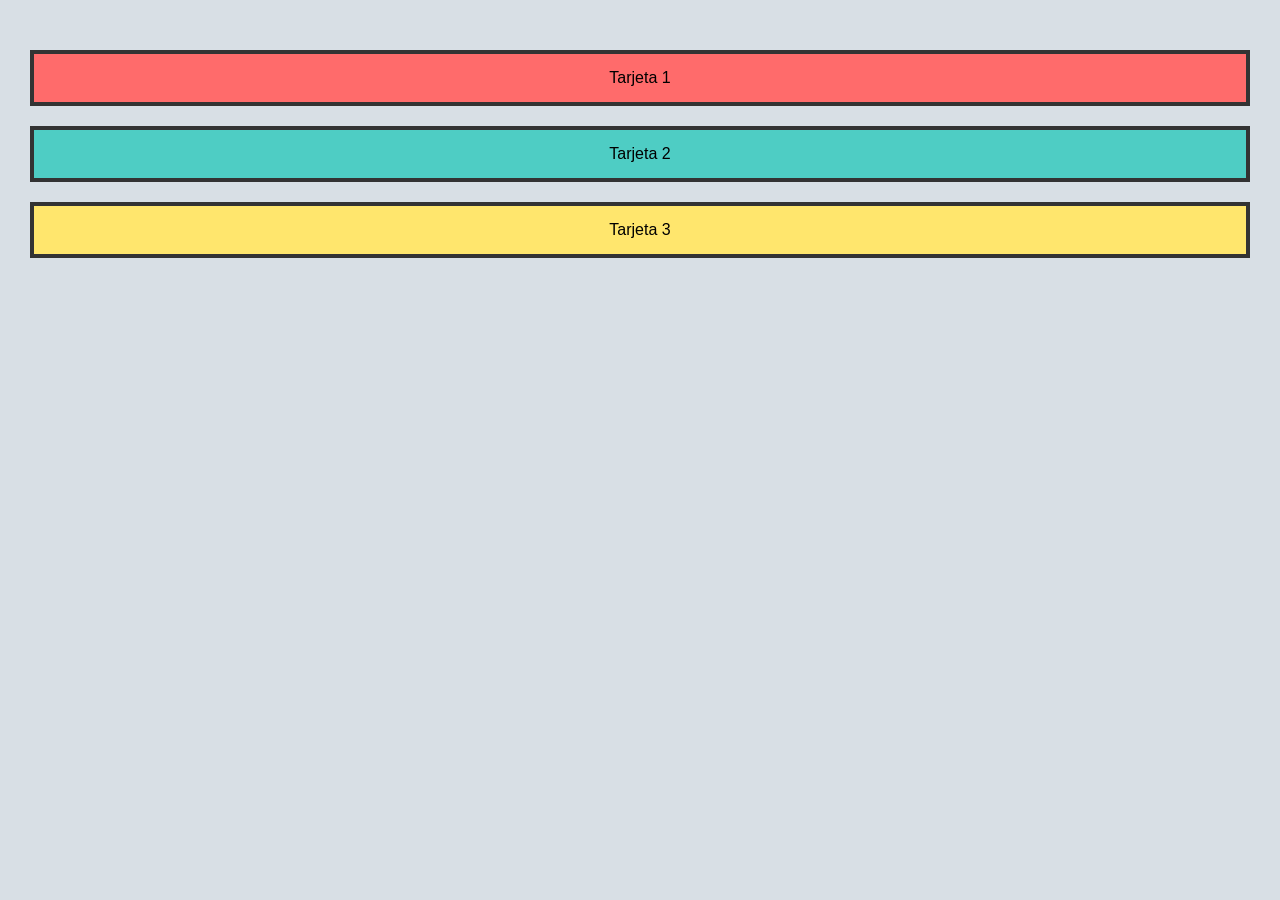
<file: tps/trabajo-practico-1/index.html>
<!DOCTYPE html>
<html lang="es">
<head>
    <meta charset="UTF-8">
    <meta name="viewport" content="width=device-width, initial-scale=1.0">
    <title>Trabajo Práctico - Tarjetas y Box Model</title>
    <link rel="stylesheet" href="styles.css">
</head>
<body>

    <section class="section-1">
        <div class="tarjeta tarjeta-1">
            <p>Tarjeta 1</p>
        </div>
        <div class="tarjeta tarjeta-2">
            <p>Tarjeta 2</p>
        </div>
        <div class="tarjeta tarjeta-3">
            <p>Tarjeta 3</p>
        </div>
    </section>

</body>
</html>
</file>
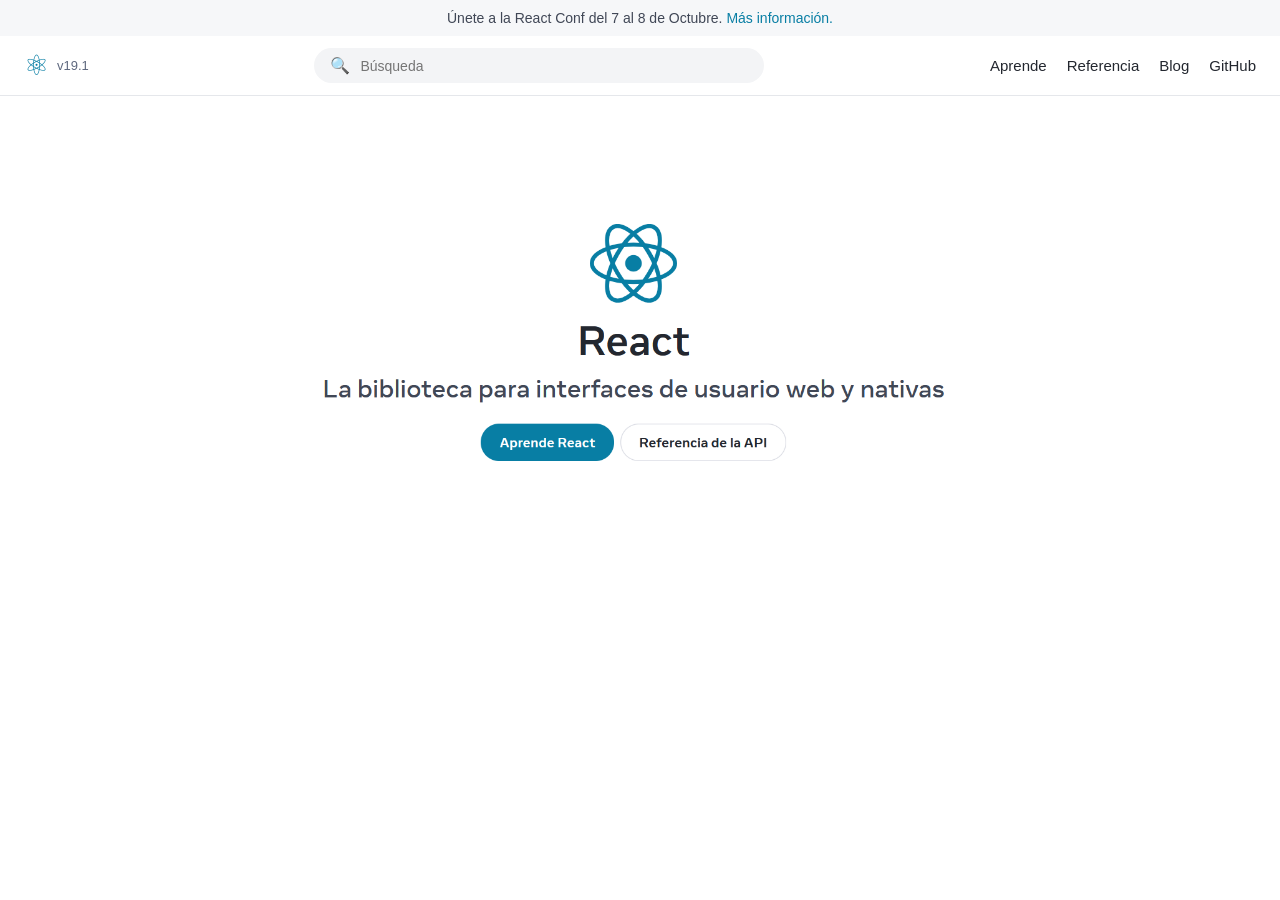
<file: tps/trabajo-practico-2/index.html>
<!DOCTYPE html>
<html lang="es">
<head>
  <meta charset="UTF-8">
  <meta name="viewport" content="width=device-width, initial-scale=1.0">
  <title>React - Réplica de Navbar</title>
  <link rel="stylesheet" href="styles.css">
</head>
<body>

  <div class="top-banner">
    <p>Únete a la React Conf del 7 al 8 de Octubre. <a href="https://react.dev" target="_blank" rel="noopener noreferrer">Más información.</a></p>
  </div>

  <header>
    <nav class="navbar">
      
      <div class="logo-container">
        <span class="logo-icon">⚛</span>
        <span class="logo-version">v19.1</span>
      </div>

      <div class="search-bar">
        <span class="search-icon">🔍</span>
        <input type="text" placeholder="Búsqueda" readonly>
      </div>

      <ul class="nav-links">
        <li><a href="#aprende">Aprende</a></li>
        <li><a href="#referencia">Referencia</a></li>
        <li><a href="https://react.dev/blog" target="_blank" rel="noopener noreferrer">Blog</a></li>
        <li><a href="https://github.com/facebook/react" target="_blank" rel="noopener noreferrer">GitHub</a></li>
      </ul>

    </nav>
  </header>

  <main class="hero">
    <img src="Imagen-React.png" alt="React Hero Section" class="hero-img">
  </main>

</body>
</html>
</file>
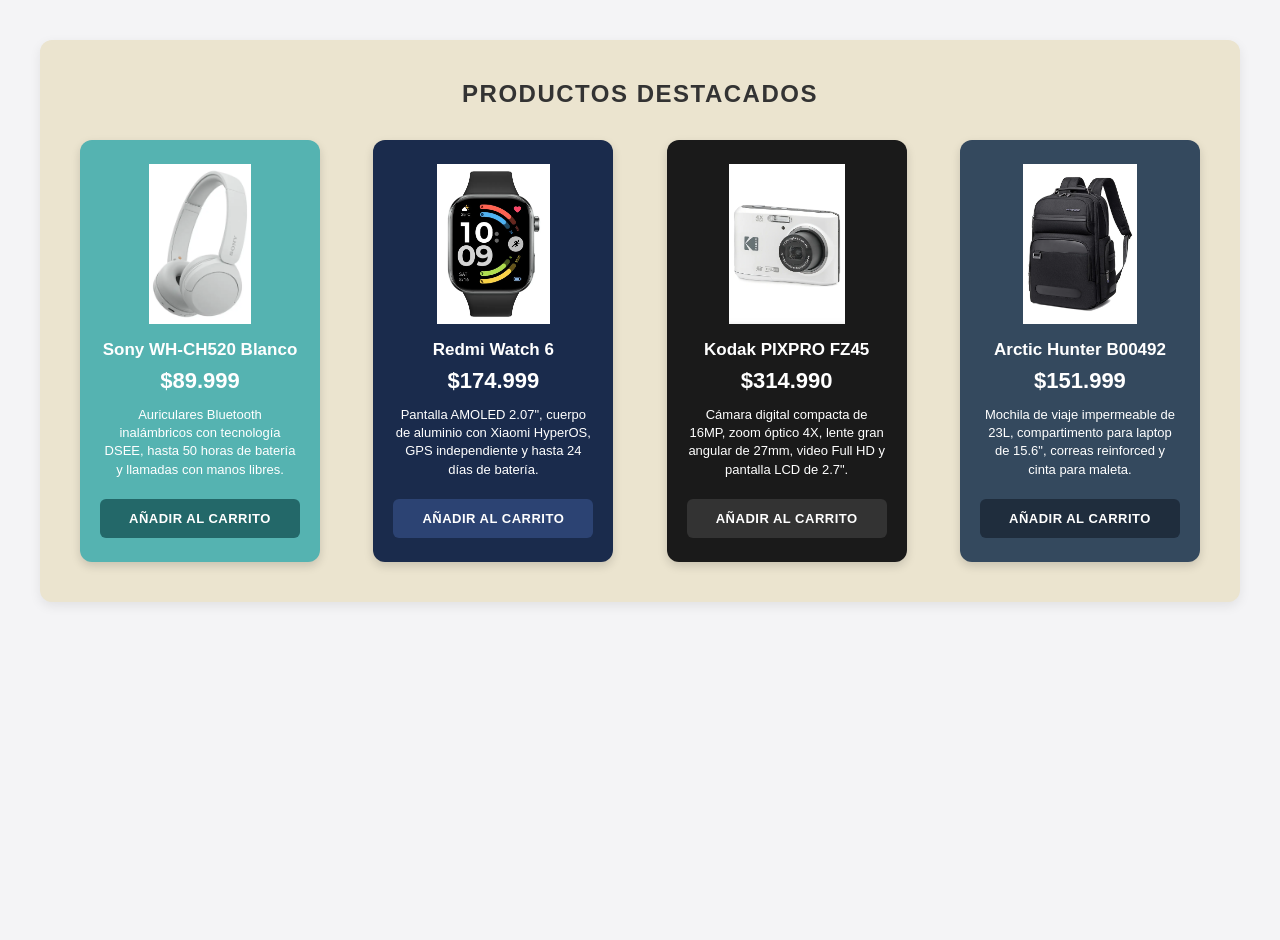
<file: tps/trabajo-practico-3/index.html>
<!DOCTYPE html>
<html lang="es">
<head>
  <meta charset="UTF-8">
  <meta name="viewport" content="width=device-width, initial-scale=1.0">
  <title>E-SHOP - Productos Destacados</title>
  <link rel="stylesheet" href="styles.css">
</head>
<body>

  <!-- Contenedor principal que envuelve todo el catálogo -->
  <main class="main-container">
    <!-- Encabezado o título principal de la sección -->
    <h1 class="section-title">PRODUCTOS DESTACADOS</h1>
    
    <!-- Contenedor Flexbox para estructurar las tarjetas -->
    <div class="products-flex">
      
      <!-- Comentario informativo de la tarjeta 1 -->
      <!-- Tarjeta 1: Auriculares Sony WH-CH520 -->
      <!-- Tarjeta individual con estilo turquesa -->
      <article class="product-card card-turquoise">
        <!-- Contenedor para la imagen del producto -->
        <div class="card-image-container">
          <!-- Imagen de los auriculares con texto alternativo -->
          <img src="auriculares_sony.png" alt="Auriculares Sony WH-CH520 Blanco" class="product-image">
        <!-- Cierre del contenedor de la imagen -->
        </div>
        <!-- Título o nombre del producto -->
        <h2 class="product-title">Sony WH-CH520 Blanco</h2>
        
        <!-- Muestra el precio del producto -->
        <div class="product-price">$89.999</div>
        
        <!-- Párrafo con la descripción detallada -->
        <p class="product-description">
          <!-- Texto descriptivo del producto -->
          Auriculares Bluetooth inalámbricos con tecnología DSEE, hasta 50 horas de batería y llamadas con manos libres.
        <!-- Cierre del párrafo descriptivo -->
        </p>
        
        <!-- Botón interactivo de compra -->
        <button class="add-to-cart-btn">AÑADIR AL CARRITO</button>
      <!-- Cierre de la tarjeta 1 -->
      </article>

      <!-- Comentario informativo de la tarjeta 2 -->
      <!-- Tarjeta 2: Redmi Watch 6 -->
      <!-- Tarjeta individual con estilo azul marino -->
      <article class="product-card card-navy">
        <!-- Contenedor para la imagen del producto -->
        <div class="card-image-container">
          <!-- Imagen del reloj inteligente -->
          <img src="redmi_watch_6.png" alt="Smartwatch Redmi Watch 6" class="product-image">
        <!-- Cierre del contenedor de la imagen -->
        </div>
        <!-- Nombre del producto -->
        <h2 class="product-title">Redmi Watch 6</h2>
        
        <!-- Precio del producto -->
        <div class="product-price">$174.999</div>
        
        <!-- Párrafo descriptivo de características -->
        <p class="product-description">
          <!-- Especificaciones del reloj -->
          Pantalla AMOLED 2.07", cuerpo de aluminio con Xiaomi HyperOS, GPS independiente y hasta 24 días de batería.
        <!-- Cierre del párrafo -->
        </p>
        
        <!-- Botón de interacción para agregar al carrito -->
        <button class="add-to-cart-btn">AÑADIR AL CARRITO</button>
      <!-- Cierre de la tarjeta 2 -->
      </article>

      <!-- Comentario informativo de la tarjeta 3 -->
      <!-- Tarjeta 3: Cámara Kodak PIXPRO FZ45 -->
      <!-- Tarjeta individual con estilo gris oscuro/negro -->
      <article class="product-card card-black">
        <!-- Contenedor para la imagen -->
        <div class="card-image-container">
          <!-- Imagen de la cámara -->
          <img src="camara_kodak.png" alt="Cámara Digital Kodak PIXPRO FZ45" class="product-image">
        <!-- Cierre del contenedor de imagen -->
        </div>
        <!-- Nombre comercial del producto -->
        <h2 class="product-title">Kodak PIXPRO FZ45</h2>
        
        <!-- Precio destacado de la cámara -->
        <div class="product-price">$314.990</div>
        
        <!-- Descripción del producto -->
        <p class="product-description">
          <!-- Resumen técnico del producto -->
          Cámara digital compacta de 16MP, zoom óptico 4X, lente gran angular de 27mm, video Full HD y pantalla LCD de 2.7".
        <!-- Cierre del párrafo de descripción -->
        </p>
        
        <!-- Botón para agregar al carrito -->
        <button class="add-to-cart-btn">AÑADIR AL CARRITO</button>
      <!-- Cierre de la tarjeta 3 -->
      </article>

      <!-- Comentario informativo de la tarjeta 4 -->
      <!-- Tarjeta 4: Mochila de Viaje Arctic Hunter -->
      <!-- Tarjeta individual con estilo gris carbón -->
      <article class="product-card card-charcoal">
        <!-- Contenedor para la imagen de la mochila -->
        <div class="card-image-container">
          <!-- Imagen de la mochila de viajes -->
          <img src="mochila.png" alt="Mochila para viajes Arctic Hunter" class="product-image">
        <!-- Cierre del contenedor de la imagen -->
        </div>
        <!-- Modelo y marca del producto -->
        <h2 class="product-title">Arctic Hunter B00492</h2>
        
        <!-- Precio de la mochila -->
        <div class="product-price">$151.999</div>
        
        <!-- Párrafo con los detalles del producto -->
        <p class="product-description">
          Mochila de viaje impermeable de 23L, compartimento para laptop de 15.6", correas reinforced y cinta para maleta.
        </p>
        
        <!-- Botón para agregar al carrito -->
        <button class="add-to-cart-btn">AÑADIR AL CARRITO</button>
      </article>

    </div>
  </main>

</body>
</html>
</file>
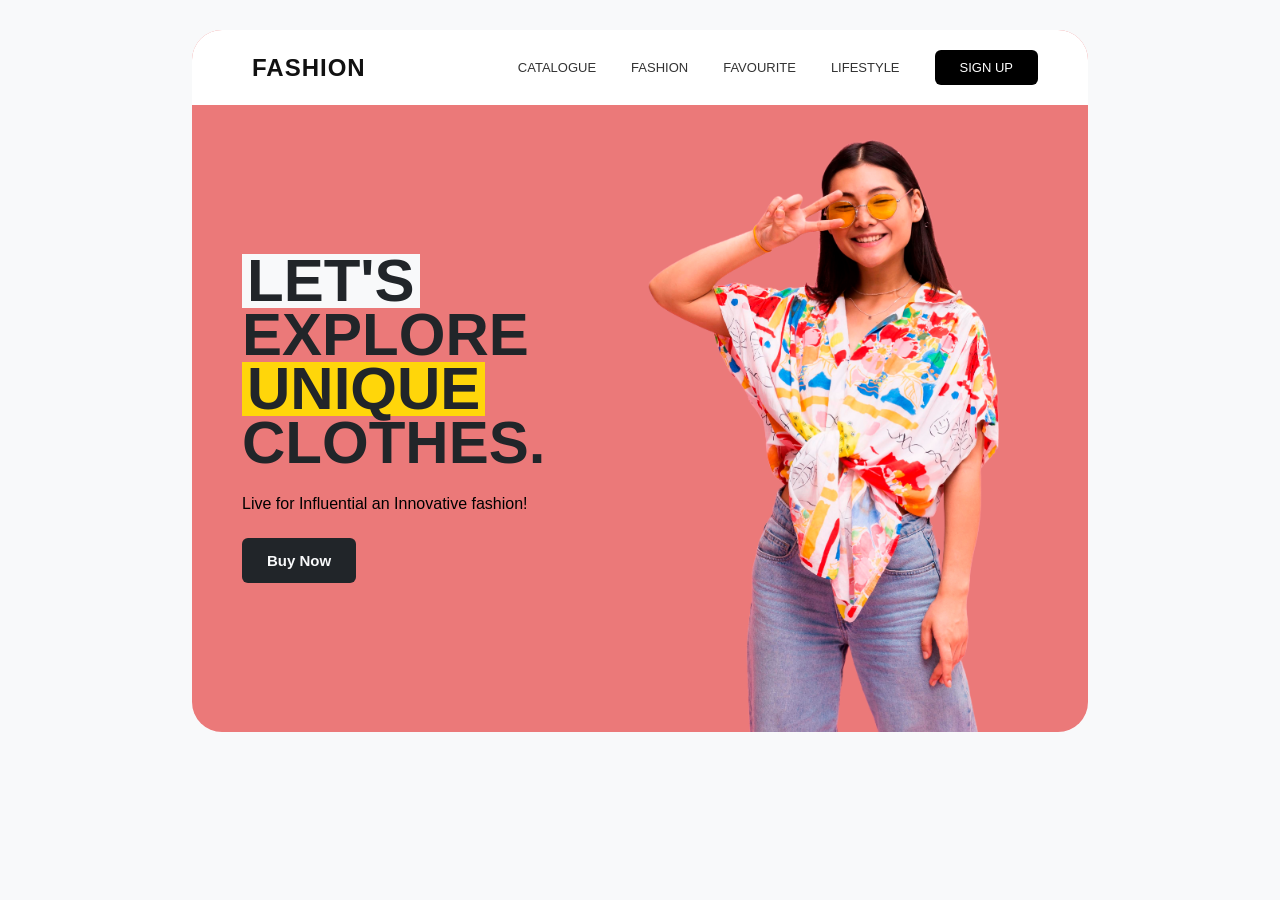
<file: tps/trabajo-practico-5/index.html>
<!DOCTYPE html>
<html lang="en">
<head>
    <meta charset="UTF-8">
    <meta name="viewport" content="width=device-width, initial-scale=1.0">
    <title>Document</title>
    <link rel="stylesheet" href="styles.css">
</head>
<body>

    <main class="container">
        <header class="navbar-container">
        
          <!-- SECCIÓN DEL LOGOTIPO -->
            <div class="logo">
              <!-- Etiqueta <i> que renderiza el ícono de la bolsa de compras de Font Awesome -->
              <i class="fa-solid fa-bag-shopping"></i> FASHION
            </div>
        
            <!-- SECCIÓN DE ENLACES DE NAVEGACIÓN -->
            <!-- Usamos la etiqueta <nav> para agrupar los links principales del sitio -->
            <nav class="nav-links">
               <a href="#catalogue">CATALOGUE</a>
               <a href="#fashion">FASHION</a>
               <a href="#favourite">FAVOURITE</a>
               <a href="#lifestyle">LIFESTYLE</a>
               <!-- El último enlace se transformará automáticamente en botón mediante CSS (:last-child) -->
               <a href="#signup">SIGN UP</a>
            </nav>
        
        </header>

        <!-- MITAD DEL TEXTO -->
        <article class="cjp">
            <h1>
                <span class="resalt-lets">LET'S</span><br>
                   EXPLORE<br>
                <span class="resalt-unique">UNIQUE</span><br>
                   CLOTHES.
            </h1>
            <p>
                Live for Influential an Innovative fashion!
            </p>

            <button>
                Buy Now
            </button>

        </article>
            
        <!-- MITAD DE LA IMAGEN -->
        <article class="caraB"></article>

    </main>
    
</body>
</html>
</file>
<file: tps/trabajo-practico-1/styles.css>
/* Reset universal */
* {
    margin: 0;
    padding: 0;
    box-sizing: border-box;
}

body {
    /* Fondo con un tono neutro cálido/sobrio (un gris perla con un toque sutil) */
    background-color: #D8DFE5;
    font-family: Arial, sans-serif;
    padding: 30px;
}

.section-1 {
    width: 100%;
}

/* Estilos base de las tarjetas: ancho total, padding, margen y el mismo borde */
.tarjeta {
    width: 100%;
    padding: 15px;
    margin: 20px 0;
    text-align: center;
    border: 4px solid #333333;
}

/* Colores de fondo individuales para cada tarjeta */
.tarjeta-1 {
    background-color: #FF6B6B;
}

.tarjeta-2 {
    background-color: #4ECDC4;
}

.tarjeta-3 {
    background-color: #FFE66D;
}
</file>
<file: tps/trabajo-practico-2/styles.css>
* {
  margin: 0px;
  padding: 0px;
  box-sizing: border-box;
}

body {
  font-family: -apple-system, BlinkMacSystemFont, "Segoe UI", Roboto, Oxygen, Ubuntu, Cantarell, sans-serif;
  background-color: #ffffff;
  color: #23272f;
}

.top-banner {
  background-color: #f6f7f9;
  text-align: center;
  padding: 10px 0px;
  font-size: 14px;
  color: #404756;
}

.top-banner a {
  color: #087ea4;
  text-decoration: none;
}

.top-banner a:hover {
  text-decoration: underline;
}

.navbar {
  display: flex;
  justify-content: space-between;
  align-items: center;
  padding: 12px 24px;
  border-bottom: 1px solid #e5e7eb;
  background-color: #ffffff;
}

.logo-container {
  display: flex;
  align-items: center;
  gap: 8px;
}

.logo-icon {
  font-size: 28px;
  color: #087ea4;
}

.logo-version {
  font-size: 13px;
  color: #5e687e;
}

.search-bar {
  display: flex;
  align-items: center;
  background-color: #f3f4f6;
  border-radius: 20px;
  padding: 8px 16px;
  gap: 10px;
  width: 450px;
}

.search-bar input {
  border: none;
  background: transparent;
  outline: none;
  width: 100%;
  font-size: 14px;
  color: #404756;
}

.nav-links {
  display: flex;
  list-style: none;
  align-items: center;
  gap: 20px;
}

.nav-links a {
  color: #23272f;
  font-size: 15px;
  text-decoration: none;
  transition: color 0.2s ease;
}

.nav-links a:hover {
  color: #087ea4;
}

.hero {
  display: flex;
  justify-content: center;
  align-items: center;
  padding: 40px 20px;
}

.hero-img {
  max-width: 800px;
  width: 100%;
  height: auto;
}
</file>
<file: tps/trabajo-practico-3/styles.css>
* {
  box-sizing: border-box; /* Incluye padding y border en el ancho/alto total */
  margin: 0; /* Elimina márgenes por defecto */
  padding: 0; /* Elimina rellenos por defecto */
  font-family: 'Segoe UI', Tahoma, Geneva, Verdana, sans-serif; /* Define la familia tipográfica */
}

body {
  background-color: #f4f4f6; /* Fondo gris claro general */
  color: #333333; /* Color de texto base */
  min-height: 100vh; /* Asegura un alto mínimo de pantalla completa */
}

.main-container {
  max-width: 1200px; /* Ancho máximo del contenedor principal */
  margin: 40px auto; /* Centrado horizontal con margen vertical de 40px */
  background-color: #ebe4cf; /* Fondo beige suave para la tarjeta principal */
  border-radius: 12px; /* Esquinas redondeadas del contenedor */
  padding: 40px; /* Espaciado interno alrededor del contenido */
  box-shadow: 0px 4px 12px rgba(0, 0, 0, 0.08); /* Sombra suave de elevación */
}

.section-title {
  text-align: center; /* Alineación centrada del título */
  font-size: 24px; /* Tamaño de fuente del título */
  letter-spacing: 1.5px; /* Espaciado extendido entre caracteres */
  margin-bottom: 32px; /* Separación inferior respecto al contenedor de tarjetas */
}

.products-flex {
  display: flex; /* Activa la disposición Flexbox */
  flex-direction: row; /* Orienta los elementos en una fila horizontal */
  justify-content: space-between; /* Distribuye las tarjetas separándolas al máximo entre sí */
  align-items: stretch; /* Estira las tarjetas para compartir la misma altura */
  flex-wrap: wrap; /* Permite que las tarjetas pasen a la siguiente fila si no entran */
  row-gap: 24px; /* Espaciado entre filas si las tarjetas se envuelven */
}

.product-card {
  width: 240px; /* Ancho fijo para cada tarjeta */
  display: flex; /* Flexbox interno para organizar elementos en columna */
  flex-direction: column; /* Organiza los elementos verticales en columna */
  align-items: center; /* Centra los elementos en el eje horizontal interno */
  text-align: center; /* Alineación de texto centrada */
  padding: 24px 20px; /* Padding superior/inferior de 24px y lateral de 20px */
  border-radius: 12px; /* Bordes redondeados para la tarjeta */
  box-shadow: 0px 4px 10px rgba(0, 0, 0, 0.15); /* Sombra base de la tarjeta */
  transition: transform 0.2s ease, box-shadow 0.2s ease; /* Transición suave para eventos hover */
}

.product-card:hover {
  transform: translateY(-5px); /* Eleva la tarjeta 5px hacia arriba */
  box-shadow: 0px 8px 16px rgba(0, 0, 0, 0.2); /* Aumenta la sombra al pasar el mouse */
}

/* Color Tarjeta 1 (Turquesa) */
.card-turquoise {
  background-color: #55b3b1; /* Fondo color turquesa */
  color: #ffffff; /* Texto blanco */
}

.card-turquoise .add-to-cart-btn {
  background-color: #236869; /* Color base del botón turquesa */
}

.card-turquoise .add-to-cart-btn:hover {
  background-color: #184c4d; /* Color del botón al pasar el cursor */
}

/* Color Tarjeta 2 (Azul Marino Oscuro) */
.card-navy {
  background-color: #1a2b4c; /* Fondo azul marino */
  color: #ffffff; /* Texto blanco */
}

.card-navy .add-to-cart-btn {
  background-color: #2c4373; /* Color base del botón azul */
}

.card-navy .add-to-cart-btn:hover {
  background-color: #1e3054; /* Color del botón azul al pasar el cursor */
}

/* Color Tarjeta 3 (Negro / Gris Muy Oscuro) */
.card-black {
  background-color: #1a1a1a; /* Fondo gris muy oscuro / negro */
  color: #ffffff; /* Texto blanco */
}

.card-black .add-to-cart-btn {
  background-color: #333333; /* Color base del botón oscuro */
}

.card-black .add-to-cart-btn:hover {
  background-color: #4a4a4a; /* Color del botón oscuro al pasar el cursor */
}

/* Color Tarjeta 4 (Gris Carbón / Grafito) */
.card-charcoal {
  background-color: #34495e; /* Fondo gris carbón */
  color: #ffffff; /* Texto blanco */
}

.card-charcoal .add-to-cart-btn {
  background-color: #1f2d3d; /* Color base del botón carbón */
}

.card-charcoal .add-to-cart-btn:hover {
  background-color: #141d27; /* Color del botón carbón al pasar el cursor */
}

.card-image-container {
  width: 100%; /* Ocupa todo el ancho de la tarjeta */
  height: 160px; /* Altura fija para el área de imagen */
  display: flex; /* Flexbox para centrar la imagen */
  justify-content: center; /* Centrado horizontal de la imagen */
  align-items: center; /* Centrado vertical de la imagen */
  margin-bottom: 16px; /* Margen inferior antes del título */
}

.product-image {
  max-width: 100%; /* Limita el ancho al contenedor */
  max-height: 100%; /* Limita el alto al contenedor */
  object-fit: contain; /* Ajusta la imagen sin distorsionarla */
}

.product-title {
  font-size: 17px; /* Tamaño del texto del título */
  font-weight: 700; /* Peso de fuente negrita */
  margin-bottom: 8px; /* Separación previa al precio */
}

.product-price {
  font-size: 22px; /* Tamaño destacado para el precio */
  font-weight: 800; /* Peso de fuente extra negrita */
  margin-bottom: 12px; /* Separación previa a la descripción */
}

.product-description {
  font-size: 13px; /* Tamaño de fuente para la descripción */
  line-height: 1.4; /* Altura de línea para mejorar legibilidad */
  margin-bottom: 20px; /* Separación inferior hacia el botón */
  flex-grow: 1; /* Ocupa espacio disponible empujando el botón al fondo */
}

.add-to-cart-btn {
  width: 100%; /* Ancho completo dentro de la tarjeta */
  padding: 12px 16px; /* Relleno interno superior/inferior y lateral */
  border: none; /* Elimina bordes por defecto */
  border-radius: 6px; /* Bordes redondeados del botón */
  color: #ffffff; /* Texto blanco */
  font-weight: 700; /* Texto en negrita */
  font-size: 13px; /* Tamaño de texto */
  letter-spacing: 0.5px; /* Espaciado leve entre letras */
  cursor: pointer; /* Cambia el puntero al pasar por encima */
  transition: background-color 0.2s ease; /* Transición suave al cambiar de color */
}
</file>
<file: tps/trabajo-practico-5/styles.css>
*{
    /*width: 0%;
    height: 0%;*/
    margin: 0;
    box-sizing: border-box;
    padding: 0;
}

body{
    /*width: 100%;
    height: 100%;*/
    font-family: Arial, sans-serif;
    background-color: #f8f9fa;
    /*display: grid;*/
}

 /*===================
  <<CUERPO COMPLETO>>
  ===================*/
.container{
    width: 70%;
    height: 78dvh;
    /*min-height: 350px;*/
    margin: 30px auto;
    
    border-radius: 30px;
    background-color: #eb7979;
    
    display: grid;
    grid-template-columns: 1fr 1fr;
    grid-template-rows: auto 1fr;
    
    grid-template-areas: 
        "navbar  navbar"
        "cuerpo1 cuerpo2";
    
    /*align-items: center;*/
    overflow: hidden;
    /*background-color:#dce5ff;*/
    /*padding: 65%;*/
}

 /*============
  <<NAVBAR>>
  ============*/
.navbar-container{
    /*width: 100%;*/
    grid-area: navbar;
    display: flex;        
    border-radius: auto 15px;          /* Activamos Flexbox para alinear los elementos horizontalmente */
    /*font-family: 'Poppins', sans-serif;
    background-color: #f4f5f7;*/
    justify-content: space-between; /* Separa los elementos extremos: logo a la izquierda, links a la derecha */
    align-items: center;            /* Centra verticalmente todos los elementos del navbar */
    padding: 20px 50px;             /* Espaciado interno superior/inferior (20px) y laterales (50px) */
    background-color: #ffffff;      /* Fondo blanco puro para la barra */
    /*border-bottom: 1px solid #eaeaea;*/
}
.logo {
  font-size: 1.5rem;   /* Tamaño de fuente grande y destacado */
  font-weight: 800;    /* Grosor alto (Bold) para darle fuerza visual */
  letter-spacing: 1px; /* Espaciado ligero entre las letras */
  display: flex;       /* Flexbox para alinear el ícono y el texto lado a lado */
  align-items: center; /* Centrado vertical entre ícono y texto */
  gap: 10px;           /* Espacio de separación entre el ícono de la bolsa y la palabra FASHION */
  color: #111;         /* Color de texto casi negro */
}

/* Estilo específico para el ícono dentro del logo */
.logo i {
  font-size: 1.3rem;   /* Ajuste de tamaño del ícono */
  color: #000000;      /* Color negro para el ícono */
}

/* 4. SECCIÓN DE ENLACES (.nav-links) */
.nav-links {
  display: flex;       /* Alinear los enlaces en una sola línea horizontal */
  align-items: center; /* Centrar verticalmente los links */
  gap: 35px;           /* Espacio uniforme de separación entre cada enlace */
}

/* Estilos base para todos los enlaces del menú */
.nav-links a {
  text-decoration: none; /* Elimina la línea de subrayado por defecto de los links */
  color: #333;           /* Color gris oscuro para los textos del menú */
  font-weight: 500;      /* Grosor semi-negrita (SemiBold) */
  font-size: 13px;     /* Tamaño de letra ligeramente menor al cuerpo principal */
  /*transition: color 0.3s ease; /* Transición suave cuando cambie de color al pasar el cursor */
}

/* Efecto hover (cuando pasas el mouse por encima de los links comunes) */
.nav-links a:hover {
  color: #e6b800; /* Cambia a un tono amarillo/dorado corporativo */
}

/* 5. USO DE :last-child PARA EL BOTÓN "SIGN UP"*/
/* 
  Selecciona específicamente al ÚLTIMO elemento hijo dentro de .nav-links 
  (que en este caso es la etiqueta <a href="#signup">SIGN UP</a>) 
  para transformarlo visualmente en un botón sólido sin necesidad de clases adicionales.
*/
.nav-links a:last-child {
  background-color: #000000;    /* Fondo negro sólido */
  color: #ffffff;               /* Texto en color blanco para hacer contraste */
  padding: 10px 25px;           /* Espaciado interno para darle forma de botón rectangular */
  border-radius: 6px;           /* Bordes redondeados sutiles */
 /* transition: background-color 0.3s ease; /* Transición suave para el efecto hover */
}

/* Efecto hover específico para el botón final */
.nav-links a:last-child:hover {
  background-color: #333333;    /* El fondo negro se aclara un poco al pasar el mouse */
  color: #ffffff;               /* Asegura que el texto se mantenga blanco */
}


 /*================
  <<CUERPO 1>>
==================*/  
.cjp{
    padding: 50px;
    display: flex;
    grid-area: cuerpo1;
    flex-direction: column;
    justify-content: center;
}
/*TITULO*/
.cjp h1{
    font-size: 60px;
    line-height: 0.90;
    font-weight: 900;
    color: #212529;
}

.resalt-lets{
    display: inline-block;
    background-color: #f8f9fa;
    padding: 0 05px;
    /*transform: rotate(5deg);*/
}

.resalt-unique{
    display: inline-block;
    background-color: #ffd60a;
    padding: 0 05px;
    /*transform: rotate(5deg);*/
    /*flex-direction: column;*/
}

.cjp p{
    margin-top: 25px;
    margin-bottom: 25px;
    font-size: 16px;
}

.cjp button{
    align-self: flex-start;
    padding: 14px 25px;
    border: none;
    border-radius: 6px;
    font-size: 15px;
    font-weight: bold;
    cursor: pointer;
    background-color: #212529;
    color: #f8f9fa;
    
}

 /*=============
   SEGUNDA CARA
 ===============*/
.caraB{
    height: 100%;
    width: 100%;
    background-image: url(img/chica.png.png);
    /*background-image: url("https://tse2.mm.bing.net/th/id/OIP.El2akHcvYOl-jQc-LbLWcQHaHa?r=0&rs=1&pid=ImgDetMain&o=7&rm=3");*/
    background-repeat: no-repeat;
    /*display: block;*/
    background-size: cover;
    background-position: center;
    grid-area: cuerpo2;

    /*align-self: flex-start;*/
}

/*.imagen img{
    
    width: 50%;
    height: 70vh;
    
    object-fit: contain;
}*/
</file>
